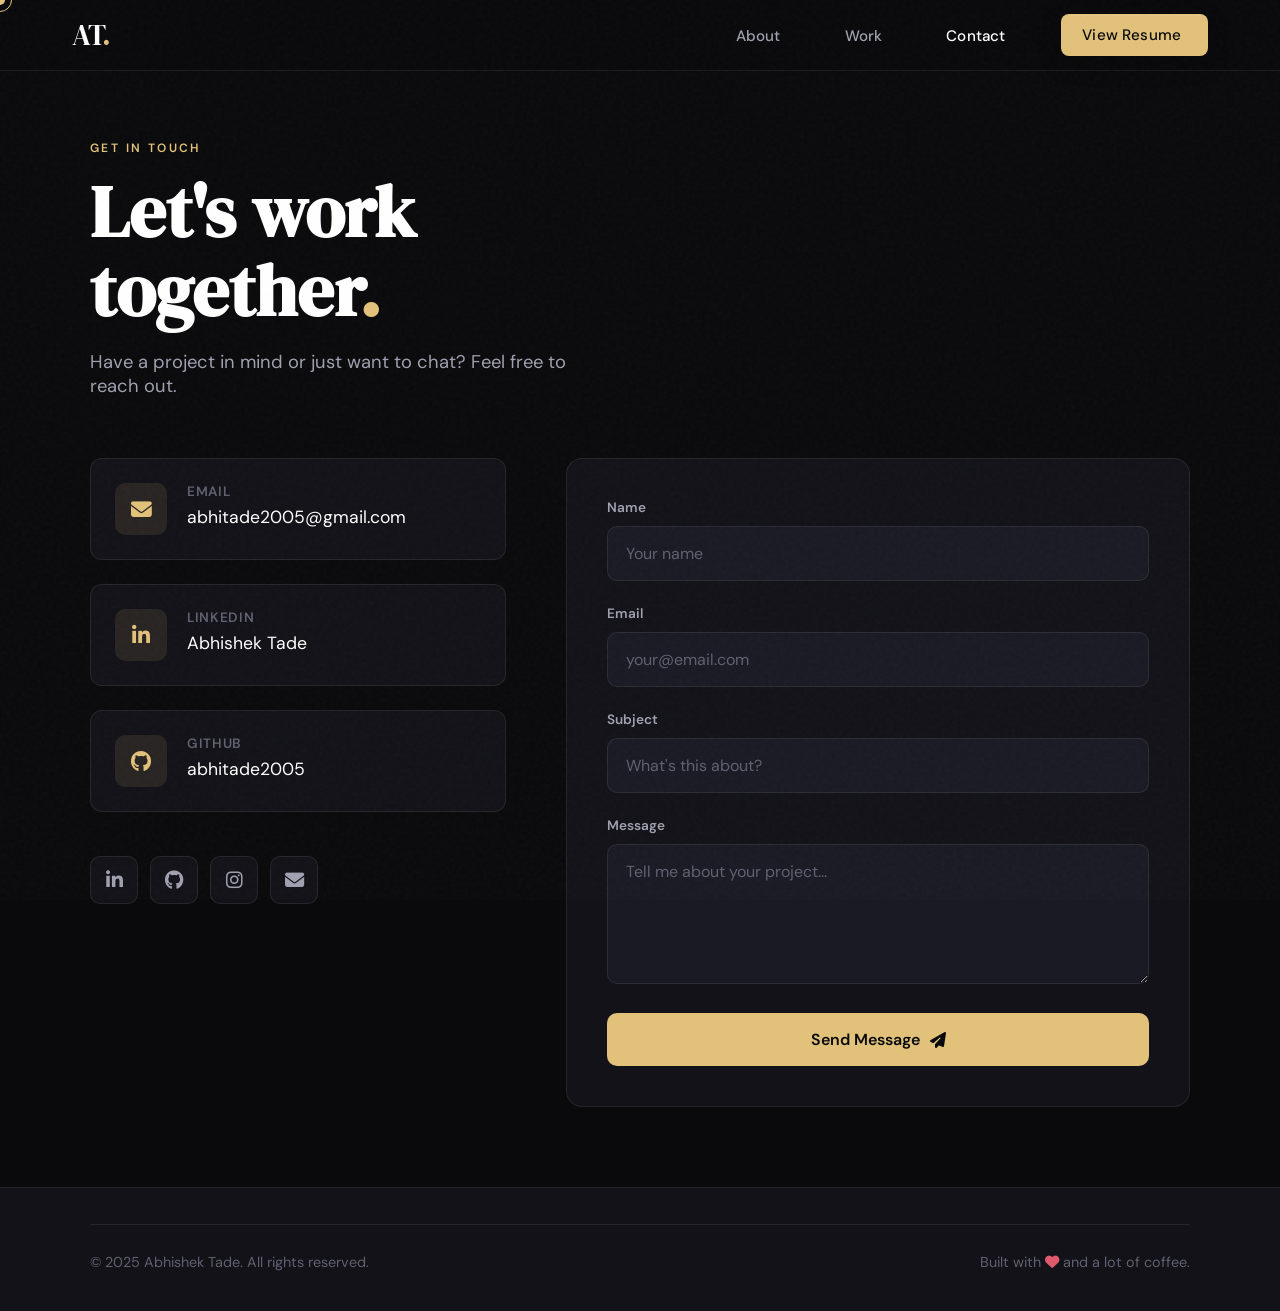
<file: contact.html>
<!DOCTYPE html>
<html lang="en">

<head>
  <meta charset="UTF-8" />
  <meta name="viewport" content="width=device-width, initial-scale=1.0" />
  <meta name="description" content="Contact Abhishek Tade for full-stack web development, frontend work, and collaboration opportunities." />
  <meta property="og:title" content="Contact Abhishek Tade" />
  <meta property="og:description" content="Reach out to Abhishek Tade for MERN stack and frontend development opportunities." />
  <meta property="og:type" content="website" />
  <meta property="og:image" content="abhi.jpg" />
  <title>Contact - Abhishek Tade</title>
  <link rel="icon" href="favicon.svg" type="image/svg+xml" />
  <link rel="stylesheet" href="https://cdnjs.cloudflare.com/ajax/libs/font-awesome/6.5.0/css/all.min.css" />
  <link rel="preconnect" href="https://fonts.googleapis.com" />
  <link rel="preconnect" href="https://fonts.gstatic.com" crossorigin />
  <link rel="preload" as="style" href="https://fonts.googleapis.com/css2?family=DM+Serif+Display:ital@0;1&family=DM+Sans:ital,opsz,wght@0,9..40,300;0,9..40,400;0,9..40,500;0,9..40,600;1,9..40,300&display=swap" />
  <link href="https://fonts.googleapis.com/css2?family=DM+Serif+Display:ital@0;1&family=DM+Sans:ital,opsz,wght@0,9..40,300;0,9..40,400;0,9..40,500;0,9..40,600;1,9..40,300&display=swap" rel="stylesheet">
  <link rel="stylesheet" href="style.css" />
  <link rel="stylesheet" href="contact.css" />
</head>

<body>

  <!-- Cursor -->
  <div class="cursor" id="cursor"></div>
  <div class="cursor-follower" id="cursor-follower"></div>

  <!-- Noise overlay -->
  <div class="noise"></div>

  <!-- Header -->
  <header id="header">
    <nav>
      <div class="logo-wordmark">AT<span class="dot">.</span></div>
      <div class="nav-right">
        <ul>
          <li><a href="index.html#about" class="nav-link">About</a></li>
          <li><a href="index.html#projects" class="nav-link">Work</a></li>
          <li><a href="contact.html" class="nav-link active">Contact</a></li>
          <li>
            <a class="nav-cta" href="Assests/Resume_Abhishek(draft).pdf" target="_blank" rel="noopener noreferrer">
              View Resume <i class="fa-solid fa-arrow-up-right"></i>
            </a>
          </li>
        </ul>
      </div>
      <button class="hamburger" id="hamburger" aria-label="Open menu" aria-controls="mobile-menu" aria-expanded="false">
        <span></span><span></span><span></span>
      </button>
    </nav>
    <!-- Mobile menu -->
    <div class="mobile-menu" id="mobile-menu">
      <ul>
        <li><a href="index.html#about" class="nav-link">About</a></li>
        <li><a href="index.html#projects" class="nav-link">Work</a></li>
        <li><a href="contact.html" class="nav-link">Contact</a></li>
        <li><a href="Assests/Resume_Abhishek(draft).pdf" target="_blank" rel="noopener noreferrer" class="nav-link nav-cta mobile-resume">View Resume <i class="fa-solid fa-arrow-up-right"></i></a></li>
      </ul>
    </div>
  </header>

  <!-- Contact Section -->
  <section class="contact-section">
    <div class="contact-container">
      <div class="contact-header">
        <p class="section-label">GET IN TOUCH</p>
        <h1 class="contact-title">Let's work<br> together<span class="dot">.</span></h1>
        <p class="contact-subtitle">Have a project in mind or just want to chat? Feel free to reach out.</p>
      </div>

      <div class="contact-grid">
        <!-- Contact Info -->
        <div class="contact-info">
          <div class="info-card">
            <div class="info-icon">
              <i class="fa-solid fa-envelope"></i>
            </div>
            <div class="info-content">
              <h3>Email</h3>
              <a href="mailto:abhitade2005@gmail.com">abhitade2005@gmail.com</a>
            </div>
          </div>

          <div class="info-card">
            <div class="info-icon">
              <i class="fa-brands fa-linkedin-in"></i>
            </div>
            <div class="info-content">
              <h3>LinkedIn</h3>
              <a href="https://www.linkedin.com/in/abhishek-tade-048061340/" target="_blank">Abhishek Tade</a>
            </div>
          </div>

          <div class="info-card">
            <div class="info-icon">
              <i class="fa-brands fa-github"></i>
            </div>
            <div class="info-content">
              <h3>GitHub</h3>
              <a href="https://github.com/abhitade2005" target="_blank">abhitade2005</a>
            </div>
          </div>

          <div class="social-links-box">
            <a href="https://www.linkedin.com/in/abhishek-tade-048061340/" target="_blank" class="social-icon">
              <i class="fa-brands fa-linkedin-in"></i>
            </a>
            <a href="https://github.com/abhitade2005" target="_blank" class="social-icon">
              <i class="fa-brands fa-github"></i>
            </a>
            <a href="https://www.instagram.com/abhiii_shek03/" target="_blank" class="social-icon">
              <i class="fa-brands fa-instagram"></i>
            </a>
            <a href="mailto:abhitade2005@gmail.com" class="social-icon">
              <i class="fa-solid fa-envelope"></i>
            </a>
          </div>
        </div>

        <!-- Contact Form -->
        <form class="contact-form" id="contactForm">
          <div class="form-message"></div>
          <div class="form-group">
            <label for="name">Name</label>
            <input type="text" id="name" name="name" placeholder="Your name" required>
          </div>

          <div class="form-group">
            <label for="email">Email</label>
            <input type="email" id="email" name="email" placeholder="your@email.com" required>
          </div>

          <div class="form-group">
            <label for="subject">Subject</label>
            <input type="text" id="subject" name="subject" placeholder="What's this about?" required>
          </div>

          <div class="form-group">
            <label for="message">Message</label>
            <textarea id="message" name="message" rows="5" placeholder="Tell me about your project..." required></textarea>
          </div>

          <button type="submit" class="btn-submit">
            <span>Send Message</span>
            <i class="fa-solid fa-paper-plane"></i>
          </button>
        </form>
      </div>
    </div>
  </section>

  <!-- Footer -->
  <footer class="footer">
    <div class="footer-inner">
      <div class="footer-bottom">
        <p>&copy; 2025 Abhishek Tade. All rights reserved.</p>
        <p>Built with <i class="fa-solid fa-heart" style="color:#e05a6d"></i> and a lot of coffee.</p>
      </div>
    </div>
  </footer>

  <script src="script.js"></script>
  <script src="contact.js"></script>
</body>

</html>
</file>
<file: style.css>
/* =========================================
   ABHISHEK TADE — PORTFOLIO  style.css
   Theme: Dark editorial with warm accents
   Fonts: DM Serif Display + DM Sans
   ========================================= */

/* ---------- CSS Variables ---------- */
:root {
  --bg: #0c0c0e;
  --bg-card: #141418;
  --bg-card-hover: #1a1a20;
  --surface: #1e1e26;
  --border: rgba(255, 255, 255, 0.08);
  --accent: #e8c27a;        /* warm gold */
  --accent-2: #5b8dee;      /* cool blue */
  --accent-3: #e05a6d;      /* coral red */
  --text-primary: #f0ede8;
  --text-secondary: #9a9690;
  --text-muted: #5a5856;
  --heading-font: 'DM Serif Display', Georgia, serif;
  --body-font: 'DM Sans', system-ui, sans-serif;
  --radius: 14px;
  --radius-sm: 8px;
  --nav-h: 70px;
  --transition: 0.35s cubic-bezier(0.4, 0, 0.2, 1);
}

/* ---------- Reset ---------- */
*, *::before, *::after { box-sizing: border-box; margin: 0; padding: 0; }
html { scroll-behavior: smooth; font-size: 16px; }
body {
  font-family: var(--body-font);
  background: var(--bg);
  color: var(--text-primary);
  overflow-x: hidden;
  min-height: 100vh;
}
a { color: inherit; text-decoration: none; }
img { display: block; max-width: 100%; }
button { font-family: inherit; }
section { scroll-margin-top: calc(var(--nav-h) + 20px); }

/* ---------- Noise Overlay ---------- */
.noise {
  position: fixed;
  inset: 0;
  pointer-events: none;
  z-index: 1000;
  opacity: 0.025;
  background-image: url("data:image/svg+xml,%3Csvg viewBox='0 0 512 512' xmlns='http://www.w3.org/2000/svg'%3E%3Cfilter id='n'%3E%3CfeTurbulence type='fractalNoise' baseFrequency='0.9' numOctaves='4' stitchTiles='stitch'/%3E%3C/filter%3E%3Crect width='100%25' height='100%25' filter='url(%23n)'/%3E%3C/svg%3E");
  background-size: 200px 200px;
}

/* ---------- Custom Cursor ---------- */
.cursor, .cursor-follower {
  position: fixed;
  pointer-events: none;
  z-index: 9999;
  border-radius: 50%;
  transform: translate(-50%, -50%);
  transition: opacity 0.3s;
}
.cursor {
  width: 8px;
  height: 8px;
  background: var(--accent);
}
.cursor-follower {
  width: 36px;
  height: 36px;
  border: 1.5px solid rgba(232, 194, 122, 0.4);
  transition: transform 0.12s ease, width 0.3s, height 0.3s, border-color 0.3s;
}
body:has(a:hover) .cursor-follower,
body:has(button:hover) .cursor-follower {
  width: 52px;
  height: 52px;
  border-color: var(--accent);
}
@media (hover: none) { .cursor, .cursor-follower { display: none; } }

/* ---------- Nav ---------- */
header {
  position: fixed;
  top: 0; left: 0; right: 0;
  z-index: 900;
  background: rgba(12, 12, 14, 0.85);
  backdrop-filter: blur(18px);
  -webkit-backdrop-filter: blur(18px);
  border-bottom: 1px solid var(--border);
  transition: background var(--transition);
}
nav {
  display: flex;
  align-items: center;
  justify-content: space-between;
  height: var(--nav-h);
  max-width: 1200px;
  margin: 0 auto;
  padding: 0 32px;
}
.logo-wordmark {
  font-family: var(--heading-font);
  font-size: 1.7rem;
  color: var(--text-primary);
  letter-spacing: -0.5px;
}
.logo-wordmark .dot { color: var(--accent); }
.nav-right ul {
  display: flex;
  align-items: center;
  gap: 8px;
  list-style: none;
}
.nav-link {
  font-size: 0.9rem;
  font-weight: 500;
  color: var(--text-secondary);
  padding: 8px 14px;
  border-radius: 6px;
  transition: color var(--transition), background var(--transition);
  letter-spacing: 0.01em;
}
.nav-link:hover {
  color: var(--text-primary);
  background: var(--surface);
}
.nav-cta {
  display: inline-flex;
  align-items: center;
  gap: 6px;
  font-size: 0.88rem;
  font-weight: 600;
  color: var(--text-primary);
  background: linear-gradient(135deg, rgba(232,194,122,0.18), rgba(91,141,238,0.12));
  border: 1px solid rgba(232,194,122,0.5);
  padding: 10px 18px;
  border-radius: 6px;
  box-shadow: 0 8px 24px rgba(0,0,0,0.18), inset 0 1px 0 rgba(255,255,255,0.08);
  transition: background var(--transition), border-color var(--transition), color var(--transition), transform var(--transition), box-shadow var(--transition);
  letter-spacing: 0.01em;
  margin-left: 6px;
}
.nav-cta i {
  color: var(--accent);
  font-size: 0.78rem;
  transition: transform var(--transition);
}
.nav-cta:hover {
  color: var(--bg);
  background: var(--accent);
  border-color: var(--accent);
  transform: translateY(-2px);
  box-shadow: 0 12px 30px rgba(232,194,122,0.22);
}
.nav-cta:hover i {
  color: var(--bg);
  transform: translate(2px, -2px);
}

/* Hamburger */
.hamburger {
  display: none;
  flex-direction: column;
  gap: 5px;
  background: none;
  border: none;
  cursor: pointer;
  padding: 6px;
}
.hamburger span {
  display: block;
  width: 24px;
  height: 2px;
  background: var(--text-primary);
  border-radius: 2px;
  transition: var(--transition);
}
.hamburger.open span:nth-child(1) { transform: translateY(7px) rotate(45deg); }
.hamburger.open span:nth-child(2) { opacity: 0; }
.hamburger.open span:nth-child(3) { transform: translateY(-7px) rotate(-45deg); }

/* Mobile Menu */
.mobile-menu {
  display: none;
  background: var(--bg);
  border-top: 1px solid var(--border);
  padding: 20px 32px 28px;
  max-height: calc(100vh - var(--nav-h));
  overflow-y: auto;
}
.mobile-menu.open { display: block; }
.mobile-menu ul { list-style: none; display: flex; flex-direction: column; gap: 6px; }
.mobile-menu .nav-link { display: block; font-size: 1.1rem; padding: 12px 0; }
.mobile-menu .mobile-resume {
  display: inline-flex;
  width: fit-content;
  margin: 8px 0 0;
  padding: 10px 18px;
  font-size: 0.9rem;
  border-radius: 6px;
}

/* ---------- Buttons ---------- */
.btn-primary {
  display: inline-flex;
  align-items: center;
  gap: 8px;
  background: var(--accent);
  color: var(--bg);
  font-weight: 700;
  font-size: 0.95rem;
  padding: 13px 26px;
  border-radius: var(--radius-sm);
  transition: background var(--transition), transform var(--transition), box-shadow var(--transition);
  letter-spacing: 0.01em;
}
.btn-primary:hover {
  background: #f2d18e;
  transform: translateY(-2px);
  box-shadow: 0 8px 24px rgba(232, 194, 122, 0.25);
}
.btn-ghost {
  display: inline-flex;
  align-items: center;
  gap: 6px;
  color: var(--text-secondary);
  font-weight: 500;
  font-size: 0.95rem;
  padding: 13px 20px;
  border-radius: var(--radius-sm);
  border: 1px solid var(--border);
  transition: color var(--transition), border-color var(--transition), transform var(--transition);
}
.btn-ghost:hover {
  color: var(--text-primary);
  border-color: rgba(255,255,255,0.25);
  transform: translateY(-2px);
}

/* ---------- Section common ---------- */
.section-label {
  font-size: 0.72rem;
  font-weight: 600;
  letter-spacing: 0.18em;
  color: var(--accent);
  margin-bottom: 10px;
  text-transform: uppercase;
}
.section-heading {
  font-family: var(--heading-font);
  font-size: clamp(2.4rem, 5vw, 3.6rem);
  color: var(--text-primary);
  line-height: 1.1;
  margin-bottom: 24px;
}

/* ---------- Hero ---------- */
.hero-section {
  min-height: 100vh;
  display: flex;
  flex-direction: column;
  justify-content: center;
  padding: calc(var(--nav-h) + 60px) 32px 80px;
  max-width: 1200px;
  margin: 0 auto;
  position: relative;
}
.hero-bg-text {
  position: absolute;
  right: -30px;
  top: 50%;
  transform: translateY(-50%);
  font-family: var(--heading-font);
  font-size: clamp(120px, 18vw, 220px);
  color: rgba(255,255,255,0.025);
  pointer-events: none;
  user-select: none;
  letter-spacing: -10px;
  white-space: nowrap;
}
.hero-content {
  display: flex;
  align-items: center;
  justify-content: space-between;
  gap: 40px;
  flex-wrap: wrap;
}
.hero-left {
  flex: 1 1 400px;
  max-width: 580px;
}
.hero-eyebrow {
  display: inline-flex;
  align-items: center;
  gap: 8px;
  font-size: 0.85rem;
  font-weight: 500;
  color: var(--text-secondary);
  margin-bottom: 20px;
  padding: 6px 14px;
  background: var(--surface);
  border-radius: 100px;
  border: 1px solid var(--border);
}
.dot-live {
  width: 8px; height: 8px;
  background: #4ade80;
  border-radius: 50%;
  animation: pulse 2s infinite;
}
@keyframes pulse {
  0%, 100% { box-shadow: 0 0 0 0 rgba(74, 222, 128, 0.4); }
  50% { box-shadow: 0 0 0 6px rgba(74, 222, 128, 0); }
}
.hero-title {
  font-family: var(--heading-font);
  font-size: clamp(3.2rem, 7vw, 6rem);
  line-height: 1.0;
  color: var(--text-primary);
  letter-spacing: -2px;
  margin-bottom: 24px;
}
.hero-title em {
  font-style: italic;
  color: var(--accent);
}
.hero-sub {
  font-size: 1.15rem;
  color: var(--text-secondary);
  margin-bottom: 36px;
  min-height: 1.8em;
}
.hero-actions {
  display: flex;
  gap: 14px;
  flex-wrap: wrap;
}
.hero-right {
  flex: 0 0 auto;
  position: relative;
}
.hero-img-wrap {
  position: relative;
  width: 300px;
  height: 360px;
  border-radius: 20px;
  overflow: hidden;
}
.hero-img-wrap img {
  width: 100%; height: 100%;
  object-fit: cover;
}
.hero-img-accent {
  position: absolute;
  inset: 0;
  border-radius: 20px;
  background: linear-gradient(135deg, transparent 60%, rgba(232, 194, 122, 0.18));
  pointer-events: none;
}
.hero-img-wrap::before {
  content: '';
  position: absolute;
  top: -8px; left: -8px; right: 8px; bottom: 8px;
  border: 2px solid var(--accent);
  border-radius: 22px;
  opacity: 0.35;
  z-index: -1;
}
.hero-badge {
  position: absolute;
  bottom: -20px;
  right: -20px;
  width: 80px; height: 80px;
  border-radius: 50%;
  background: var(--accent);
  display: flex;
  flex-direction: column;
  align-items: center;
  justify-content: center;
  box-shadow: 0 8px 28px rgba(232,194,122,0.35);
}
.badge-num {
  font-family: var(--heading-font);
  font-size: 1.3rem;
  color: var(--bg);
  line-height: 1;
}
.badge-label {
  font-size: 0.52rem;
  font-weight: 700;
  color: var(--bg);
  text-align: center;
  letter-spacing: 0.04em;
  line-height: 1.3;
  text-transform: uppercase;
}
/* Scroll indicator */
.scroll-indicator {
  display: flex;
  align-items: center;
  gap: 12px;
  margin-top: 60px;
  font-size: 0.75rem;
  font-weight: 500;
  letter-spacing: 0.1em;
  color: var(--text-muted);
  text-transform: uppercase;
}
.scroll-line {
  width: 60px; height: 1px;
  background: var(--text-muted);
  position: relative;
  overflow: hidden;
}
.scroll-line::after {
  content: '';
  position: absolute;
  left: -100%;
  top: 0; width: 100%; height: 100%;
  background: var(--accent);
  animation: scrollLine 2s ease-in-out infinite;
}
@keyframes scrollLine {
  0% { left: -100%; } 100% { left: 100%; }
}
#element { color: var(--accent-2); }

/* ---------- About ---------- */
.about-section {
  padding: 120px 32px;
  background: linear-gradient(180deg, var(--bg) 0%, var(--bg-card) 50%, var(--bg) 100%);
}
.about-inner {
  display: flex;
  gap: 60px;
  max-width: 1200px;
  margin: 0 auto;
  align-items: flex-start;
  flex-wrap: wrap;
}
.about-left {
  flex: 0 0 280px;
  display: flex;
  flex-direction: column;
  align-items: center;
  gap: 28px;
}
.about-img-container {
  position: relative;
  width: 100%;
  max-width: 320px;
}
.about-img {
  width: 100%;
  height: auto;
  max-height: 400px;
  border-radius: 12px;
  object-fit: cover;
  object-position: top center;
  position: relative;
  z-index: 1;
}
.about-img-ring {
  position: absolute;
  inset: -8px;
  border-radius: 16px;
  border: 2px solid var(--accent);
  opacity: 0.35;
  animation: spinRing 20s linear infinite;
}
@keyframes spinRing {
  from { transform: rotate(0deg); }
  to { transform: rotate(360deg); }
}
.about-stat-stack {
  display: flex;
  flex-direction: column;
  gap: 12px;
  width: 100%;
}
.stat-item {
  display: flex;
  align-items: center;
  justify-content: space-between;
  background: var(--surface);
  padding: 14px 20px;
  border-radius: var(--radius-sm);
  border: 1px solid var(--border);
}
.stat-num {
  font-family: var(--heading-font);
  font-size: 1.6rem;
  color: var(--accent);
}
.stat-label {
  font-size: 0.8rem;
  font-weight: 500;
  color: var(--text-secondary);
  text-transform: uppercase;
  letter-spacing: 0.06em;
}
.about-right { flex: 1 1 400px; }
.about-bio {
  font-size: 1.05rem;
  line-height: 1.8;
  color: var(--text-secondary);
  margin-bottom: 16px;
}
.about-bio strong { color: var(--text-primary); font-weight: 600; }
.currently-learning {
  font-size: 0.95rem;
  line-height: 1.7;
  color: var(--text-secondary);
  padding: 14px 18px;
  margin-bottom: 24px;
  background: var(--surface);
  border: 1px solid var(--border);
  border-radius: var(--radius-sm);
}

/* Tabs */
.tab-bar {
  display: flex;
  gap: 4px;
  margin-bottom: 28px;
  background: var(--surface);
  padding: 4px;
  border-radius: var(--radius-sm);
  width: fit-content;
}
.tab-btn {
  background: transparent;
  border: none;
  color: var(--text-secondary);
  font-size: 0.88rem;
  font-weight: 500;
  padding: 9px 18px;
  border-radius: 6px;
  cursor: pointer;
  transition: background var(--transition), color var(--transition);
}
.tab-btn.active {
  background: var(--bg-card);
  color: var(--text-primary);
  box-shadow: 0 2px 8px rgba(0,0,0,0.3);
}
.tab-panel { display: none; margin-bottom: 32px; }
.tab-panel.active { display: block; }

/* Skill chips */
.skill-chips {
  display: flex;
  flex-wrap: wrap;
  gap: 10px;
}
.chip {
  font-size: 0.85rem;
  font-weight: 500;
  padding: 7px 16px;
  background: var(--surface);
  border: 1px solid var(--border);
  border-radius: 100px;
  color: var(--text-secondary);
  transition: border-color var(--transition), color var(--transition);
}
.chip:hover { border-color: var(--accent); color: var(--accent); }

/* Timeline */
.timeline-list { list-style: none; display: flex; flex-direction: column; gap: 18px; }
.timeline-list li {
  display: flex;
  gap: 18px;
  align-items: flex-start;
}
.tl-year {
  font-size: 0.75rem;
  font-weight: 700;
  color: var(--accent);
  background: rgba(232,194,122,0.1);
  padding: 4px 8px;
  border-radius: 4px;
  white-space: nowrap;
  letter-spacing: 0.04em;
  flex-shrink: 0;
  margin-top: 2px;
}
.timeline-list li > div strong {
  display: block;
  font-size: 0.95rem;
  color: var(--text-primary);
  margin-bottom: 4px;
}
.timeline-list li > div p {
  font-size: 0.85rem;
  color: var(--text-secondary);
  line-height: 1.5;
}
.about-actions { display: flex; gap: 14px; flex-wrap: wrap; }

/* ---------- Projects ---------- */
.projects-section {
  padding: 120px 32px;
}
.projects-inner { max-width: 1200px; margin: 0 auto; }
.projects-header { margin-bottom: 56px; }
.projects-grid {
  display: grid;
  grid-template-columns: repeat(auto-fit, minmax(min(100%, 320px), 1fr));
  gap: 28px;
  align-items: stretch;
}
.project-card {
  display: flex;
  flex-direction: column;
  height: 100%;
  background: linear-gradient(180deg, rgba(255,255,255,0.035), rgba(255,255,255,0.012)), var(--bg-card);
  border: 1px solid var(--border);
  border-radius: var(--radius-sm);
  overflow: hidden;
  position: relative;
  transition: transform var(--transition), border-color var(--transition), box-shadow var(--transition);
}
.project-card::after {
  content: '';
  position: absolute;
  inset: 0;
  pointer-events: none;
  background: linear-gradient(135deg, rgba(232,194,122,0.14), transparent 34%);
  opacity: 0;
  transition: opacity var(--transition);
}
.project-card:hover {
  transform: translateY(-6px);
  border-color: rgba(232,194,122,0.34);
  box-shadow: 0 22px 44px rgba(0,0,0,0.34);
}
.project-card:hover::after {
  opacity: 1;
}
.project-thumb {
  width: 100%;
  height: 220px;
  overflow: hidden;
  background: var(--surface);
}
.project-thumb img {
  width: 100%;
  height: 100%;
  object-fit: cover;
  transition: transform 0.5s ease;
}
.project-card:hover .project-thumb img {
  transform: scale(1.08);
}
.project-content {
  position: relative;
  z-index: 1;
  display: flex;
  flex: 1;
  flex-direction: column;
  padding: 24px;
  min-height: 470px;
}
.project-topline {
  display: flex;
  align-items: flex-start;
  justify-content: space-between;
  gap: 14px;
  margin-bottom: 16px;
}
.project-tags {
  display: flex;
  flex-wrap: wrap;
  gap: 8px;
  margin-bottom: 0;
}
.tag {
  font-size: 0.72rem;
  font-weight: 600;
  letter-spacing: 0.08em;
  color: var(--accent-2);
  background: rgba(91,141,238,0.1);
  padding: 4px 10px;
  border-radius: 4px;
  text-transform: uppercase;
}
.project-status {
  flex-shrink: 0;
  font-size: 0.68rem;
  font-weight: 700;
  letter-spacing: 0.1em;
  text-transform: uppercase;
  color: var(--accent);
  border: 1px solid rgba(232,194,122,0.22);
  background: rgba(232,194,122,0.08);
  border-radius: 999px;
  padding: 5px 9px;
}
.project-card h3 {
  font-family: var(--heading-font);
  font-size: clamp(1.5rem, 3vw, 2rem);
  color: var(--text-primary);
  margin-bottom: 10px;
  letter-spacing: 0;
}
.project-summary {
  font-size: 0.95rem;
  line-height: 1.7;
  color: var(--text-secondary);
  margin-bottom: 16px;
}
.case-points {
  display: grid;
  gap: 8px;
  margin: 0 0 24px;
  padding: 0;
  list-style: none;
  min-height: 128px;
}
.case-points li {
  font-size: 0.86rem;
  line-height: 1.55;
  color: var(--text-secondary);
  padding-left: 14px;
  border-left: 2px solid rgba(232,194,122,0.32);
}
.case-points strong {
  color: var(--text-primary);
  font-weight: 600;
}
.project-metrics {
  display: grid;
  grid-template-columns: repeat(3, minmax(0, 1fr));
  gap: 8px;
  margin: auto 0 20px;
}
.project-metrics span {
  display: flex;
  min-height: 54px;
  flex-direction: column;
  justify-content: center;
  gap: 2px;
  padding: 10px;
  border: 1px solid var(--border);
  border-radius: var(--radius-sm);
  background: rgba(255,255,255,0.025);
  color: var(--text-secondary);
  font-size: 0.72rem;
  line-height: 1.3;
  text-transform: uppercase;
  letter-spacing: 0.06em;
}
.project-metrics strong {
  color: var(--text-primary);
  font-size: 0.9rem;
  letter-spacing: 0;
  text-transform: none;
}
.project-links {
  display: flex;
  gap: 10px;
  flex-wrap: wrap;
  margin-top: auto;
}
.proj-link {
  display: inline-flex;
  align-items: center;
  gap: 7px;
  font-size: 0.88rem;
  font-weight: 600;
  color: var(--text-primary);
  border: 1px solid var(--border);
  padding: 8px 16px;
  border-radius: 6px;
  background: rgba(255,255,255,0.025);
  transition: color var(--transition), border-color var(--transition), background var(--transition), transform var(--transition);
}
.proj-link:hover {
  color: var(--text-primary);
  border-color: rgba(232,194,122,0.45);
  background: rgba(232,194,122,0.08);
  transform: translateY(-1px);
}

/* ---------- Notes ---------- */
.notes-section {
  padding: 0 32px 120px;
}
.notes-inner {
  max-width: 1200px;
  margin: 0 auto;
}
.notes-header {
  margin-bottom: 36px;
}
.notes-grid {
  display: grid;
  grid-template-columns: repeat(3, minmax(0, 1fr));
  gap: 20px;
}
.note-card {
  background: var(--bg-card);
  border: 1px solid var(--border);
  border-radius: var(--radius-sm);
  padding: 22px;
}
.note-meta {
  display: inline-block;
  font-size: 0.7rem;
  font-weight: 700;
  letter-spacing: 0.12em;
  text-transform: uppercase;
  color: var(--accent);
  margin-bottom: 12px;
}
.note-card h3 {
  font-family: var(--heading-font);
  font-size: 1.35rem;
  margin-bottom: 10px;
}
.note-card p {
  font-size: 0.9rem;
  line-height: 1.65;
  color: var(--text-secondary);
}

/* ---------- Footer ---------- */
.footer {
  background: var(--bg-card);
  border-top: 1px solid var(--border);
  padding: 72px 32px 36px;
}
.footer-inner { max-width: 1200px; margin: 0 auto; }
.footer-top {
  display: flex;
  gap: 60px;
  flex-wrap: wrap;
  margin-bottom: 48px;
}
.footer-brand { flex: 1 1 260px; }
.footer-brand .logo-wordmark { font-size: 2rem; margin-bottom: 12px; }
.footer-brand p {
  font-size: 0.9rem;
  color: var(--text-muted);
  line-height: 1.6;
}
.footer-links-col { flex: 0 0 auto; }
.footer-links-col h4 {
  font-size: 0.72rem;
  font-weight: 700;
  letter-spacing: 0.14em;
  text-transform: uppercase;
  color: var(--text-muted);
  margin-bottom: 16px;
}
.footer-links-col ul { list-style: none; display: flex; flex-direction: column; gap: 10px; }
.footer-links-col ul a {
  font-size: 0.92rem;
  color: var(--text-secondary);
  transition: color var(--transition);
}
.footer-links-col ul a:hover { color: var(--accent); }
.social-links { display: flex; gap: 12px; }
.social-links a {
  width: 40px; height: 40px;
  display: flex; align-items: center; justify-content: center;
  background: var(--surface);
  border: 1px solid var(--border);
  border-radius: 8px;
  color: var(--text-secondary);
  font-size: 1rem;
  transition: color var(--transition), border-color var(--transition), background var(--transition);
}
.social-links a:hover {
  color: var(--accent);
  border-color: var(--accent);
  background: rgba(232,194,122,0.08);
}
.footer-bottom {
  display: flex;
  align-items: center;
  justify-content: space-between;
  border-top: 1px solid var(--border);
  padding-top: 24px;
  font-size: 0.84rem;
  color: var(--text-muted);
  flex-wrap: wrap;
  gap: 8px;
}

/* ---------- Animations ---------- */
@keyframes fadeUp {
  from { opacity: 0; transform: translateY(30px); }
  to { opacity: 1; transform: translateY(0); }
}
.hero-eyebrow { animation: fadeUp 0.6s ease both; }
.hero-title { animation: fadeUp 0.6s 0.12s ease both; }
.hero-sub { animation: fadeUp 0.6s 0.22s ease both; }
.hero-actions { animation: fadeUp 0.6s 0.32s ease both; }
.hero-right { animation: fadeUp 0.7s 0.2s ease both; }

/* Intersection observer targets */
.reveal {
  opacity: 0;
  transform: translateY(28px);
  transition: opacity 0.7s ease, transform 0.7s ease;
}
.reveal.visible {
  opacity: 1;
  transform: none;
}

/* ---------- Responsive ---------- */
@media (max-width: 900px) {
  .hero-section {
    min-height: auto;
    text-align: left;
  }
  .hero-right { display: none; }
  .hero-bg-text {
    right: 0;
    font-size: clamp(90px, 22vw, 150px);
    letter-spacing: -4px;
  }
  .about-inner {
    gap: 44px;
  }
  .project-content {
    min-height: 0;
  }
  .case-points {
    min-height: 0;
  }
  .notes-grid { grid-template-columns: 1fr; }
}
@media (max-width: 768px) {
  .nav-right { display: none; }
  .hamburger { display: flex; }
  .mobile-menu { padding: 12px 24px 22px; }
  .mobile-menu .nav-link {
    padding: 13px 0;
    border-radius: 0;
  }
  .hero-section {
    padding: calc(var(--nav-h) + 40px) 24px 64px;
  }
  .about-inner, .hero-content { flex-direction: column; }
  .hero-left {
    flex-basis: auto;
    max-width: none;
    width: 100%;
  }
  .hero-title {
    letter-spacing: 0;
  }
  .hero-actions,
  .about-actions {
    width: 100%;
  }
  .hero-actions .btn-primary,
  .hero-actions .btn-ghost,
  .about-actions .btn-primary,
  .about-actions .btn-ghost {
    flex: 0 0 auto;
    justify-content: center;
  }
  .hero-bg-text {
    display: none;
  }
  .about-left { flex: 0 0 auto; width: 100%; align-items: center; }
  .about-stat-stack { flex-direction: row; flex-wrap: wrap; justify-content: center; }
  .stat-item { flex: 1 1 120px; text-align: center; flex-direction: column; gap: 4px; justify-content: center; }
  .projects-grid { grid-template-columns: 1fr; }
  .project-topline { flex-direction: column; }
  .project-thumb { height: 210px; }
  .project-metrics { grid-template-columns: repeat(3, minmax(0, 1fr)); }
  .project-content,
  .case-points { min-height: 0; }
  .notes-section { padding: 0 20px 80px; }
  .footer-top { flex-direction: column; gap: 32px; }
  .footer-bottom { flex-direction: column; text-align: center; }
  .tab-bar { width: 100%; }
  .tab-btn { flex: 1; text-align: center; }
  .scroll-indicator { margin-top: 40px; }
}
@media (max-width: 480px) {
  :root { --nav-h: 64px; }
  nav { padding: 0 18px; }
  .logo-wordmark { font-size: 1.35rem; }
  .hero-section {
    padding: calc(var(--nav-h) + 32px) 18px 56px;
  }
  .hero-eyebrow {
    font-size: 0.78rem;
    padding: 6px 12px;
  }
  .hero-title {
    font-size: clamp(2.65rem, 17vw, 3.35rem);
    line-height: 1.02;
  }
  .hero-sub {
    font-size: 1rem;
    min-height: 2.6em;
    margin-bottom: 28px;
  }
  .btn-primary,
  .btn-ghost {
    width: auto;
    justify-content: center;
    padding: 13px 20px;
  }
  .section-heading { font-size: 2.1rem; }
  .about-section, .projects-section { padding: 76px 18px; }
  .about-img-container { max-width: 240px; }
  .about-stat-stack { flex-direction: column; }
  .stat-item {
    width: 100%;
    min-height: 86px;
  }
  .tab-bar {
    overflow-x: auto;
    scrollbar-width: none;
  }
  .tab-bar::-webkit-scrollbar { display: none; }
  .tab-btn {
    min-width: max-content;
    padding: 9px 14px;
  }
  .timeline-list li {
    gap: 12px;
  }
  .tl-year {
    font-size: 0.68rem;
  }
  .project-thumb { height: 180px; }
  .project-content { padding: 20px; }
  .project-card h3 { font-size: 1.55rem; }
  .project-metrics {
    grid-template-columns: 1fr;
  }
  .project-links {
    flex-direction: column;
  }
  .proj-link {
    width: 100%;
    justify-content: center;
  }
  .notes-section { padding: 0 18px 76px; }
  .note-card { padding: 20px; }
  .footer {
    padding: 56px 18px 28px;
  }
  .footer-brand .logo-wordmark { font-size: 1.6rem; }
  .social-links {
    flex-wrap: wrap;
  }
}

@media (max-width: 360px) {
  .logo-wordmark { font-size: 1.18rem; }
  .hero-title { font-size: 2.45rem; }
  .section-heading { font-size: 1.9rem; }
  .project-content,
  .note-card { padding: 18px; }
}
</file>
<file: contact.css>
:root {
  --bg-primary: #0a0a0c;
  --bg-card: #121218;
  --bg-card-hover: #18181f;
  --surface: #1a1a24;
  --border: rgba(255,255,255,0.08);
  --text-primary: #ffffff;
  --text-secondary: #a0a0b0;
  --text-muted: #606070;
  --accent: #e2c27a;
  --accent-2: #5b8def;
  --heading-font: 'DM Serif Display', serif;
  --body-font: 'DM Sans', sans-serif;
  --transition: 0.3s ease;
  --radius: 12px;
}

* {
  margin: 0;
  padding: 0;
  box-sizing: border-box;
}

body {
  font-family: var(--body-font);
  background: var(--bg-primary);
  color: var(--text-primary);
  min-height: 100vh;
  overflow-x: hidden;
}
a {
  overflow-wrap: anywhere;
}

/* ---------- Header ---------- */
#header {
  position: fixed;
  top: 0;
  left: 0;
  right: 0;
  z-index: 100;
  background: rgba(10,10,12,0.85);
  backdrop-filter: blur(20px);
  border-bottom: 1px solid var(--border);
}

#header nav {
  max-width: 1200px;
  margin: 0 auto;
  display: flex;
  justify-content: space-between;
  align-items: center;
  padding: 20px 32px;
}

.logo-wordmark {
  font-family: var(--heading-font);
  font-size: 1.8rem;
  color: var(--text-primary);
  letter-spacing: -1px;
}

.logo-wordmark .dot {
  color: var(--accent);
}

.nav-right ul {
  display: flex;
  gap: 36px;
  list-style: none;
}

.nav-right a {
  color: var(--text-secondary);
  text-decoration: none;
  font-size: 0.95rem;
  font-weight: 500;
  transition: color var(--transition);
}

.nav-right a:hover,
.nav-right a.active {
  color: var(--text-primary);
}

.nav-cta {
  display: inline-flex;
  align-items: center;
  gap: 6px;
  background: var(--accent);
  color: var(--bg-primary) !important;
  padding: 10px 20px;
  border-radius: 8px;
  font-weight: 600;
}

.nav-cta:hover {
  background: #d4b36a;
}

.hamburger {
  display: none;
  flex-direction: column;
  gap: 5px;
  background: none;
  border: none;
  cursor: pointer;
  padding: 5px;
}

.hamburger span {
  width: 24px;
  height: 2px;
  background: var(--text-primary);
  transition: var(--transition);
}

.mobile-menu {
  display: none;
  background: var(--bg-card);
  border-top: 1px solid var(--border);
  padding: 20px 32px;
  max-height: calc(100vh - 72px);
  overflow-y: auto;
}
.mobile-menu.open {
  display: block;
}

.mobile-menu ul {
  list-style: none;
  display: flex;
  flex-direction: column;
  gap: 16px;
}

.mobile-menu a {
  color: var(--text-secondary);
  text-decoration: none;
  font-size: 1.1rem;
}
.mobile-menu .mobile-resume {
  display: inline-flex;
  align-items: center;
  gap: 6px;
  width: fit-content;
  margin-top: 8px;
  padding: 10px 18px;
  border-radius: 8px;
  background: var(--accent);
  color: var(--bg-primary) !important;
  font-size: 0.9rem;
  font-weight: 600;
}

/* ---------- Contact Section ---------- */
.contact-section {
  min-height: 100vh;
  padding: 140px 32px 80px;
  background: var(--bg-primary);
}

.contact-container {
  max-width: 1100px;
  margin: 0 auto;
}

.contact-header {
  margin-bottom: 60px;
}

.section-label {
  font-size: 0.75rem;
  font-weight: 600;
  letter-spacing: 0.2em;
  color: var(--accent);
  margin-bottom: 16px;
}

.contact-title {
  font-family: var(--heading-font);
  font-size: clamp(2.5rem, 8vw, 4.5rem);
  line-height: 1.1;
  color: var(--text-primary);
  margin-bottom: 20px;
  letter-spacing: 0;
}

.contact-title .dot {
  color: var(--accent);
}

.contact-subtitle {
  font-size: 1.15rem;
  color: var(--text-secondary);
  max-width: 500px;
}

.contact-grid {
  display: grid;
  grid-template-columns: 1fr 1.5fr;
  gap: 60px;
}

/* Contact Info */
.contact-info {
  display: flex;
  flex-direction: column;
  gap: 24px;
}

.info-card {
  display: flex;
  gap: 20px;
  background: var(--bg-card);
  border: 1px solid var(--border);
  border-radius: 12px;
  padding: 24px;
  transition: border-color var(--transition), transform var(--transition);
}

.info-card:hover {
  border-color: rgba(232,194,122,0.2);
  transform: translateY(-4px);
}

.info-icon {
  width: 52px;
  height: 52px;
  background: rgba(232,194,122,0.1);
  border-radius: 10px;
  display: flex;
  align-items: center;
  justify-content: center;
  flex-shrink: 0;
}

.info-icon i {
  font-size: 1.3rem;
  color: var(--accent);
}

.info-content h3 {
  font-size: 0.85rem;
  font-weight: 600;
  color: var(--text-muted);
  margin-bottom: 6px;
  text-transform: uppercase;
  letter-spacing: 0.05em;
}

.info-content a {
  color: var(--text-primary);
  text-decoration: none;
  font-size: 1.1rem;
  transition: color var(--transition);
}

.info-content a:hover {
  color: var(--accent);
}

.social-links-box {
  display: flex;
  gap: 12px;
  margin-top: 20px;
}

.social-icon {
  width: 48px;
  height: 48px;
  background: var(--bg-card);
  border: 1px solid var(--border);
  border-radius: 10px;
  display: flex;
  align-items: center;
  justify-content: center;
  color: var(--text-secondary);
  font-size: 1.2rem;
  transition: all var(--transition);
}

.social-icon:hover {
  border-color: var(--accent);
  color: var(--accent);
  transform: translateY(-4px);
}

/* Contact Form */
.contact-form {
  background: var(--bg-card);
  border: 1px solid var(--border);
  border-radius: 16px;
  padding: 40px;
}

.form-group {
  margin-bottom: 24px;
}

.form-group label {
  display: block;
  font-size: 0.85rem;
  font-weight: 600;
  color: var(--text-secondary);
  margin-bottom: 10px;
}

.form-group input,
.form-group textarea {
  width: 100%;
  background: var(--surface);
  border: 1px solid var(--border);
  border-radius: 10px;
  padding: 16px 18px;
  color: var(--text-primary);
  font-family: var(--body-font);
  font-size: 1rem;
  transition: border-color var(--transition), background var(--transition);
}

.form-group input::placeholder,
.form-group textarea::placeholder {
  color: var(--text-muted);
}

.form-group input:focus,
.form-group textarea:focus {
  outline: none;
  border-color: var(--accent);
  background: var(--bg-card-hover);
}

.form-group textarea {
  resize: vertical;
  min-height: 140px;
}

.btn-submit {
  display: inline-flex;
  align-items: center;
  gap: 10px;
  background: var(--accent);
  color: var(--bg-primary);
  border: none;
  border-radius: 10px;
  padding: 16px 32px;
  font-size: 1rem;
  font-weight: 600;
  cursor: pointer;
  transition: all var(--transition);
  width: 100%;
  justify-content: center;
}

.btn-submit:hover {
  background: #d4b36a;
  transform: translateY(-2px);
  box-shadow: 0 10px 30px rgba(232,194,122,0.2);
}

.btn-submit i {
  transition: transform var(--transition);
}

.btn-submit:hover i {
  transform: translateX(4px);
}

/* Form Success/Error Messages */
.form-message {
  padding: 16px;
  border-radius: 10px;
  margin-bottom: 24px;
  display: none;
}

.form-message.success {
  display: block;
  background: rgba(34,197,94,0.1);
  border: 1px solid rgba(34,197,94,0.3);
  color: #22c55e;
}

.form-message.error {
  display: block;
  background: rgba(239,68,68,0.1);
  border: 1px solid rgba(239,68,68,0.3);
  color: #ef4444;
}

/* ---------- Footer ---------- */
.footer {
  background: var(--bg-card);
  border-top: 1px solid var(--border);
  padding: 36px 32px;
}

.footer-inner {
  max-width: 1100px;
  margin: 0 auto;
  text-align: center;
}

.footer-bottom p {
  color: var(--text-muted);
  font-size: 0.9rem;
  margin: 4px 0;
}

.footer-bottom p i {
  color: #e05a6d;
}

/* ---------- Cursor ---------- */
.cursor {
  position: fixed;
  width: 10px;
  height: 10px;
  background: var(--accent);
  border-radius: 50%;
  pointer-events: none;
  z-index: 9999;
  transition: transform 0.15s ease;
}

.cursor-follower {
  position: fixed;
  width: 24px;
  height: 24px;
  border: 1px solid var(--accent);
  border-radius: 50%;
  pointer-events: none;
  z-index: 9999;
  transition: transform 0.2s ease, opacity 0.2s ease;
}

.noise {
  position: fixed;
  inset: 0;
  pointer-events: none;
  opacity: 0.03;
  background: url("data:image/svg+xml,%3Csvg viewBox='0 0 256 256' xmlns='http://www.w3.org/2000/svg'%3E%3Cfilter id='noise'%3E%3CfeTurbulence type='fractalNoise' baseFrequency='0.9' numOctaves='4' stitchTiles='stitch'/%3E%3C/filter%3E%3Crect width='100%25' height='100%25' filter='url(%23noise)'/%3E%3C/svg%3E");
  z-index: 9998;
}

/* ---------- Responsive ---------- */
@media (max-width: 900px) {
  #header nav {
    padding: 18px 24px;
  }

  .contact-grid {
    grid-template-columns: 1fr;
    gap: 40px;
  }

  .contact-header {
    margin-bottom: 44px;
  }
}

@media (max-width: 768px) {
  .nav-right {
    display: none;
  }

  .hamburger {
    display: flex;
  }

  .mobile-menu.active,
  .mobile-menu.open {
    display: block;
  }

  .contact-section {
    padding: 120px 20px 60px;
  }

  .contact-form {
    padding: 28px;
  }

  .info-card {
    padding: 20px;
  }

  .social-links-box {
    justify-content: center;
  }
}

@media (max-width: 520px) {
  #header nav {
    padding: 16px 18px;
  }

  .logo-wordmark {
    font-size: 1.35rem;
  }

  .mobile-menu {
    padding: 14px 20px 22px;
  }

  .contact-section {
    padding: 108px 18px 52px;
  }

  .contact-subtitle {
    font-size: 1rem;
    line-height: 1.7;
  }

  .contact-grid {
    gap: 28px;
  }

  .info-card {
    gap: 14px;
    padding: 18px;
  }

  .info-icon {
    width: 44px;
    height: 44px;
  }

  .info-content a {
    font-size: 0.98rem;
  }

  .contact-form {
    padding: 22px;
    border-radius: 12px;
  }

  .form-group input,
  .form-group textarea {
    padding: 14px 15px;
  }

  .social-links-box {
    flex-wrap: wrap;
  }
}

@media (max-width: 380px) {
  .contact-section {
    padding-inline: 14px;
  }

  .contact-title {
    font-size: 2.25rem;
  }

  .info-card {
    flex-direction: column;
  }

  .contact-form {
    padding: 18px;
  }
}
</file>
